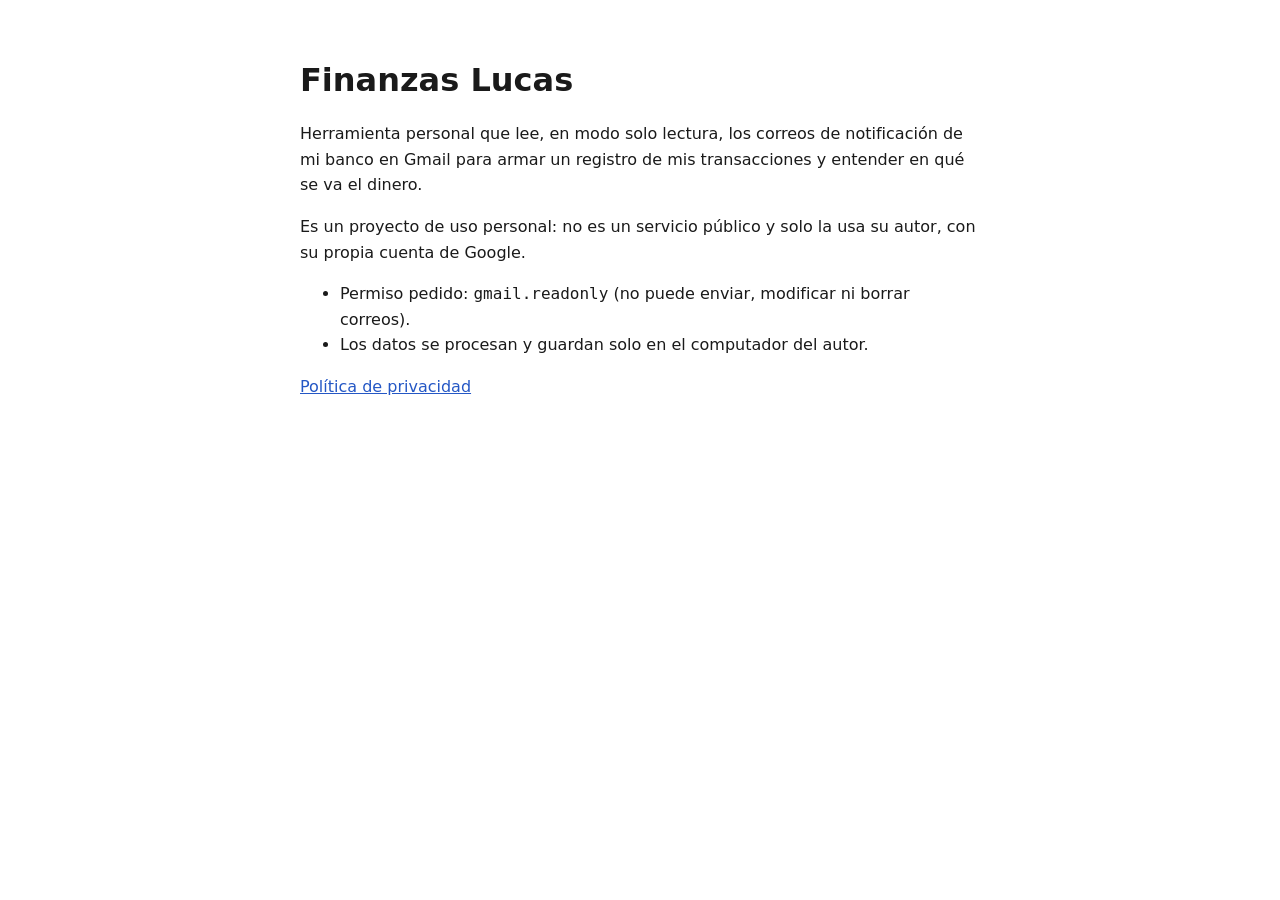
<file: index.html>
<!doctype html>
<html lang="es"><head><meta charset="utf-8"><meta name="viewport" content="width=device-width,initial-scale=1">
<title>Finanzas Lucas</title><link rel="stylesheet" href="style.css"></head>
<body>
<h1>Finanzas Lucas</h1>
<p>Herramienta personal que lee, en modo solo lectura, los correos de notificación de mi banco en Gmail
para armar un registro de mis transacciones y entender en qué se va el dinero.</p>
<p>Es un proyecto de uso personal: no es un servicio público y solo la usa su autor, con su propia cuenta de Google.</p>
<ul>
  <li>Permiso pedido: <code>gmail.readonly</code> (no puede enviar, modificar ni borrar correos).</li>
  <li>Los datos se procesan y guardan solo en el computador del autor.</li>
</ul>
<p><a href="privacy.html">Política de privacidad</a></p>
</body></html>
</file>
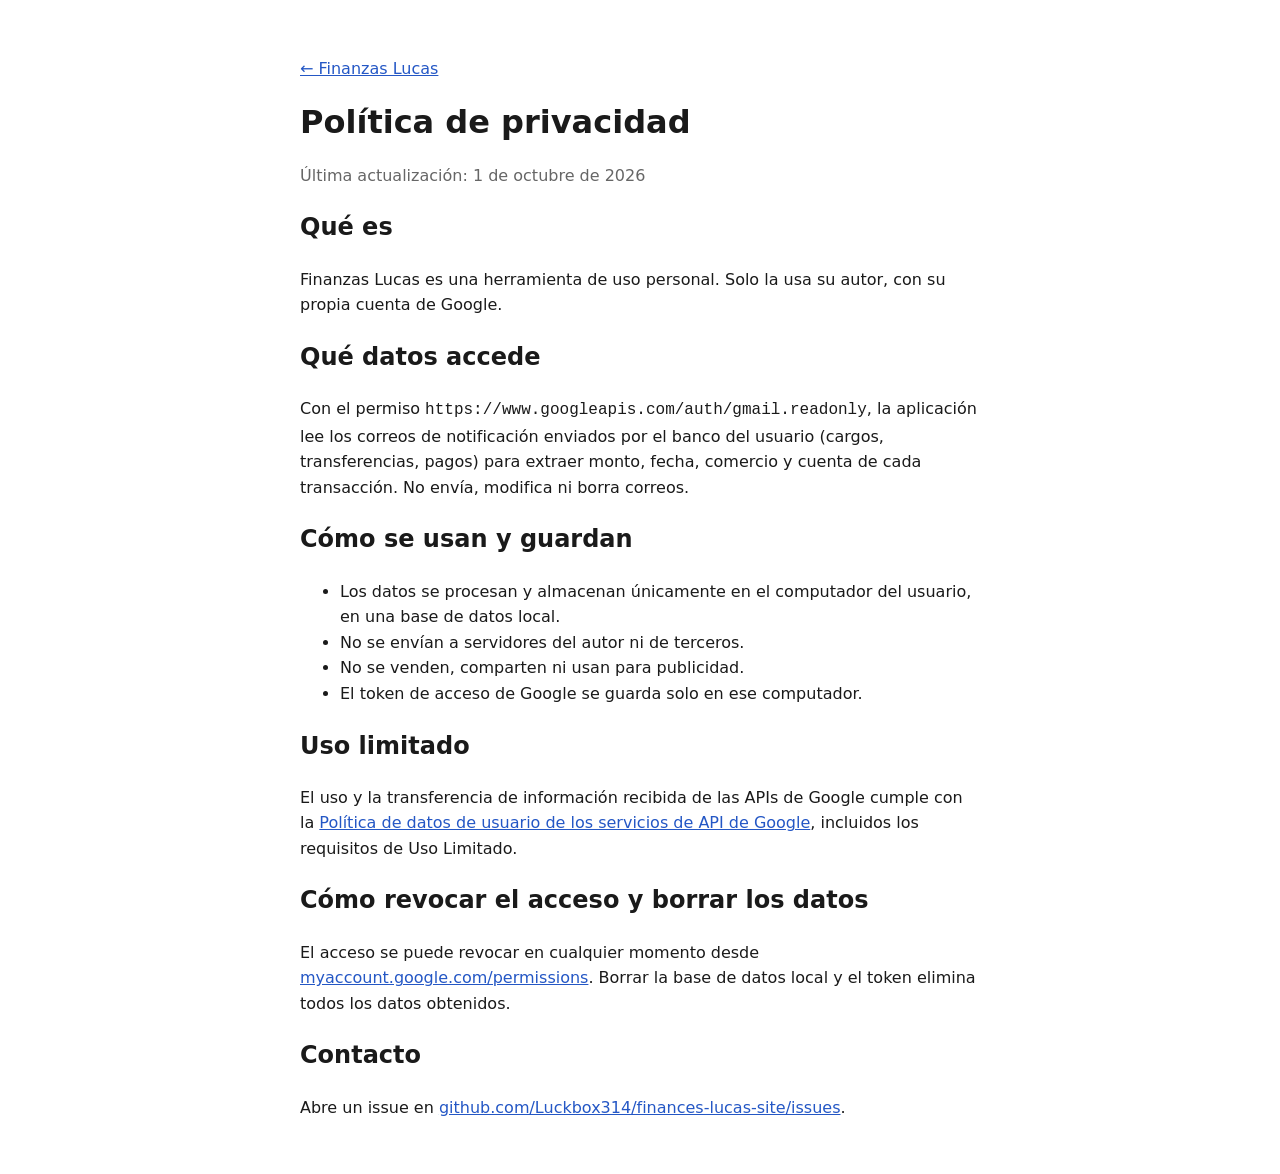
<file: privacy.html>
<!doctype html>
<html lang="es"><head><meta charset="utf-8"><meta name="viewport" content="width=device-width,initial-scale=1">
<title>Política de privacidad</title><link rel="stylesheet" href="style.css"></head>
<body>
<p><a href="./">← Finanzas Lucas</a></p>
<h1>Política de privacidad</h1>
<p class="muted">Última actualización: 1 de octubre de 2026</p>

<h2>Qué es</h2>
<p>Finanzas Lucas es una herramienta de uso personal. Solo la usa su autor, con su propia cuenta de Google.</p>

<h2>Qué datos accede</h2>
<p>Con el permiso <code>https://www.googleapis.com/auth/gmail.readonly</code>, la aplicación lee los correos
de notificación enviados por el banco del usuario (cargos, transferencias, pagos) para extraer monto, fecha,
comercio y cuenta de cada transacción. No envía, modifica ni borra correos.</p>

<h2>Cómo se usan y guardan</h2>
<ul>
  <li>Los datos se procesan y almacenan únicamente en el computador del usuario, en una base de datos local.</li>
  <li>No se envían a servidores del autor ni de terceros.</li>
  <li>No se venden, comparten ni usan para publicidad.</li>
  <li>El token de acceso de Google se guarda solo en ese computador.</li>
</ul>

<h2>Uso limitado</h2>
<p>El uso y la transferencia de información recibida de las APIs de Google cumple con la
<a href="https://developers.google.com/terms/api-services-user-data-policy">Política de datos de usuario de los servicios de API de Google</a>,
incluidos los requisitos de Uso Limitado.</p>

<h2>Cómo revocar el acceso y borrar los datos</h2>
<p>El acceso se puede revocar en cualquier momento desde
<a href="https://myaccount.google.com/permissions">myaccount.google.com/permissions</a>.
Borrar la base de datos local y el token elimina todos los datos obtenidos.</p>

<h2>Contacto</h2>
<p>Abre un issue en <a href="https://github.com/Luckbox314/finances-lucas-site/issues">github.com/Luckbox314/finances-lucas-site/issues</a>.</p>
</body></html>
</file>
<file: style.css>
:root{--bg:#fff;--fg:#1a1a1a;--muted:#666;--accent:#2457c5}
@media (prefers-color-scheme:dark){:root{--bg:#141414;--fg:#e8e8e8;--muted:#9a9a9a;--accent:#7aa2ff}}
body{background:var(--bg);color:var(--fg);font:16px/1.6 system-ui,sans-serif;max-width:680px;margin:0 auto;padding:40px 16px}
a{color:var(--accent)}h1{line-height:1.2}small,.muted{color:var(--muted)}
</file>
